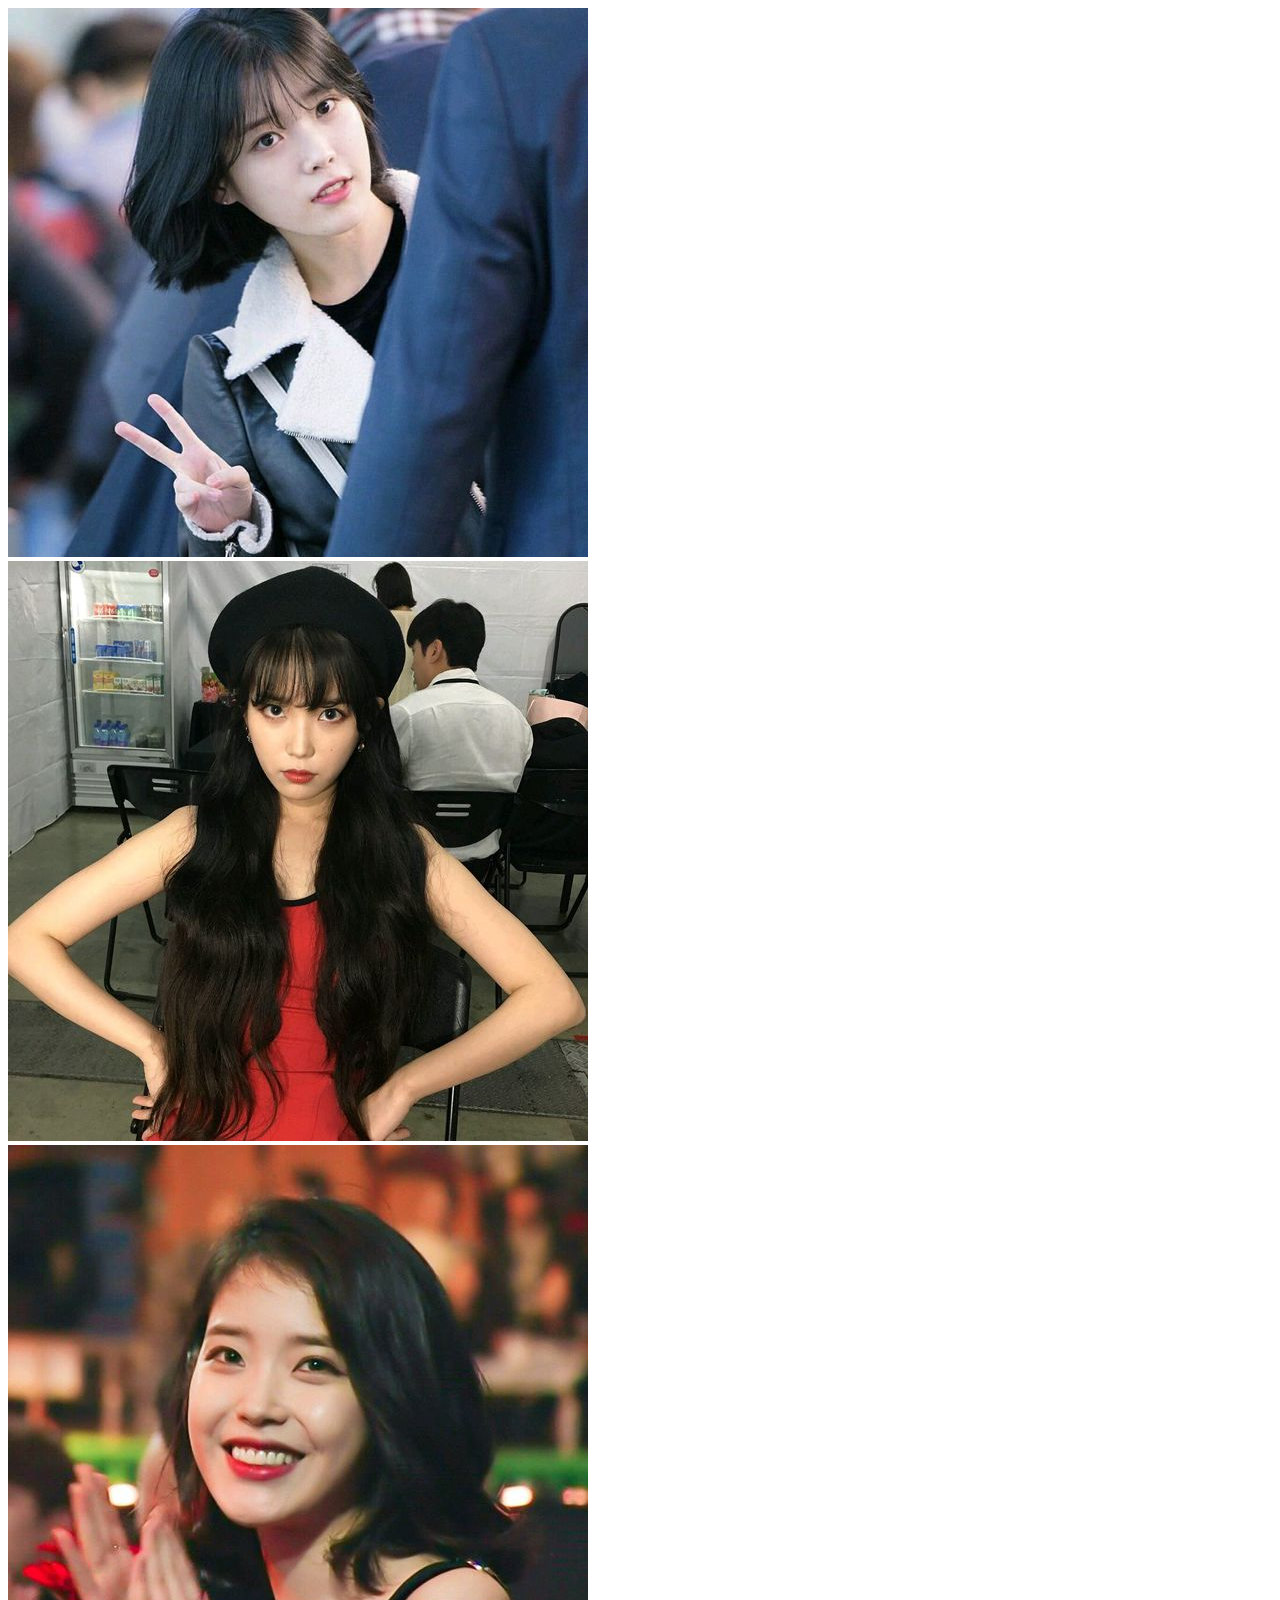
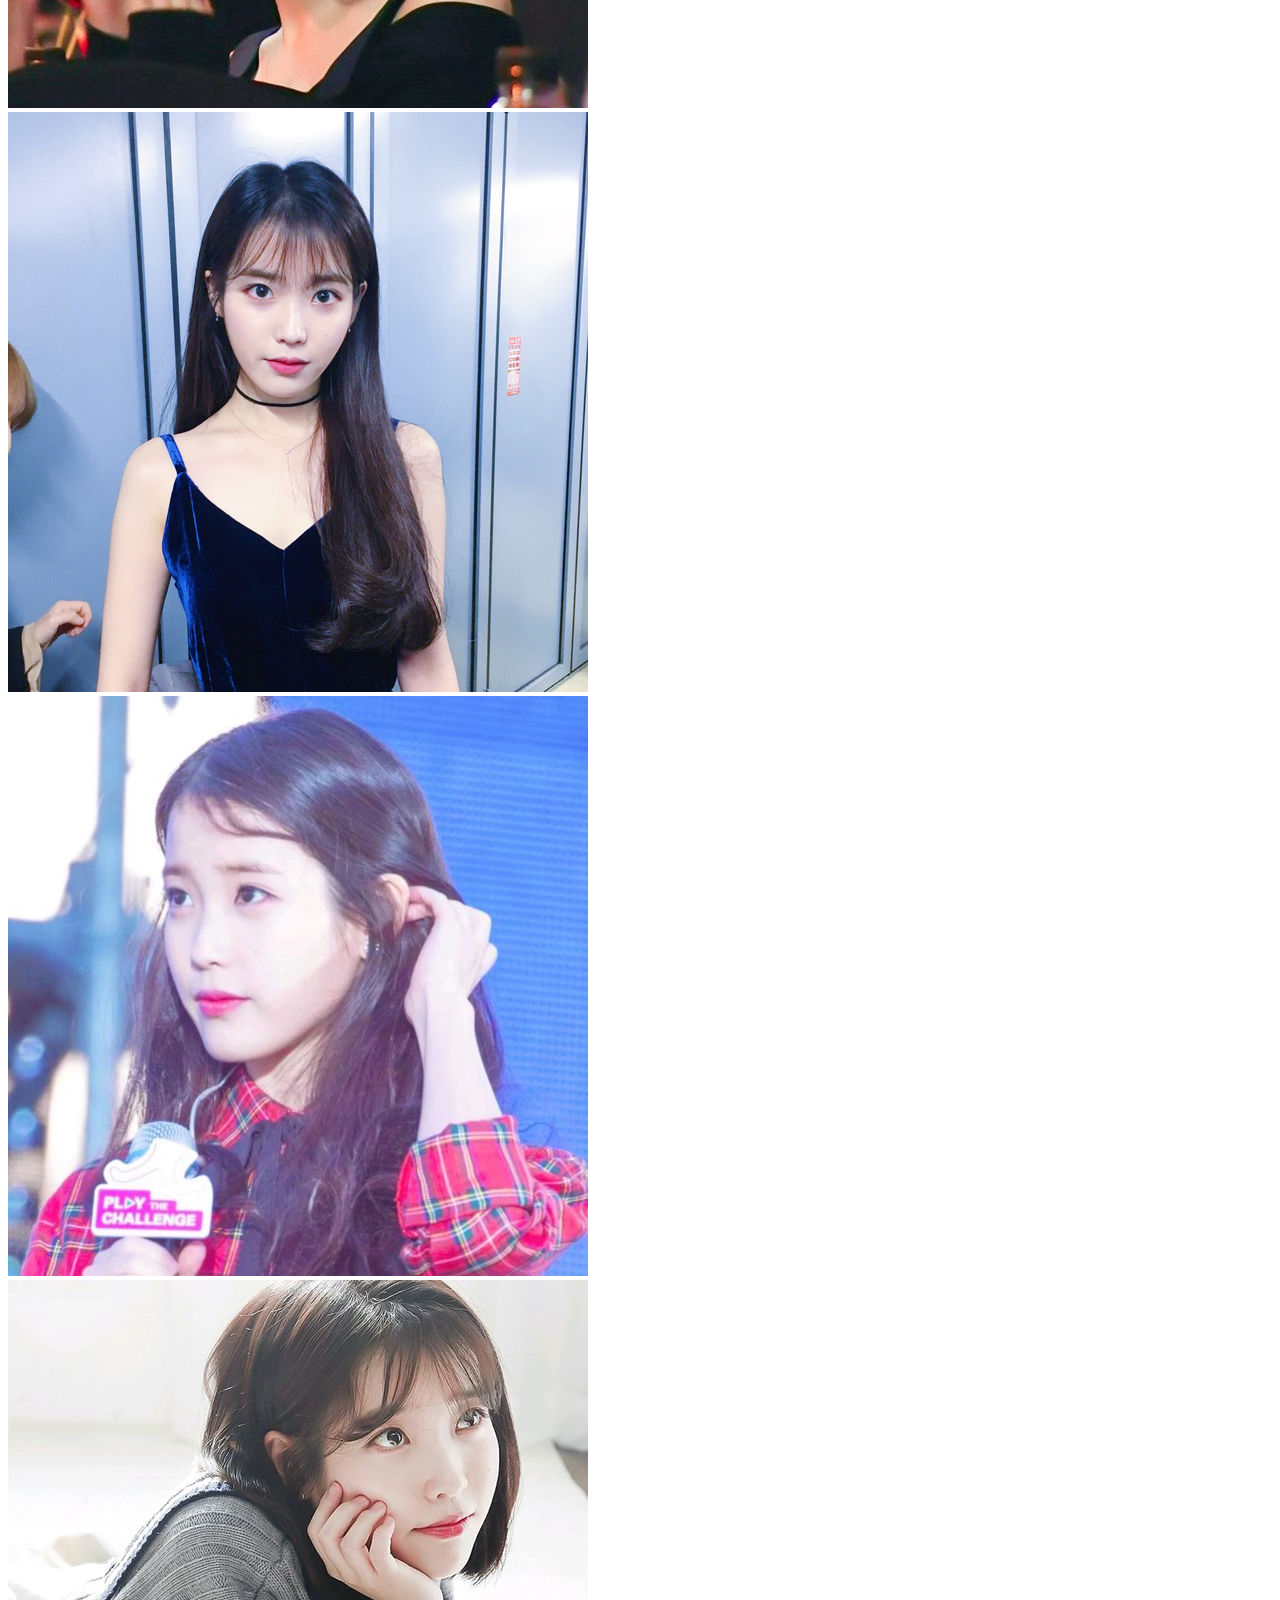
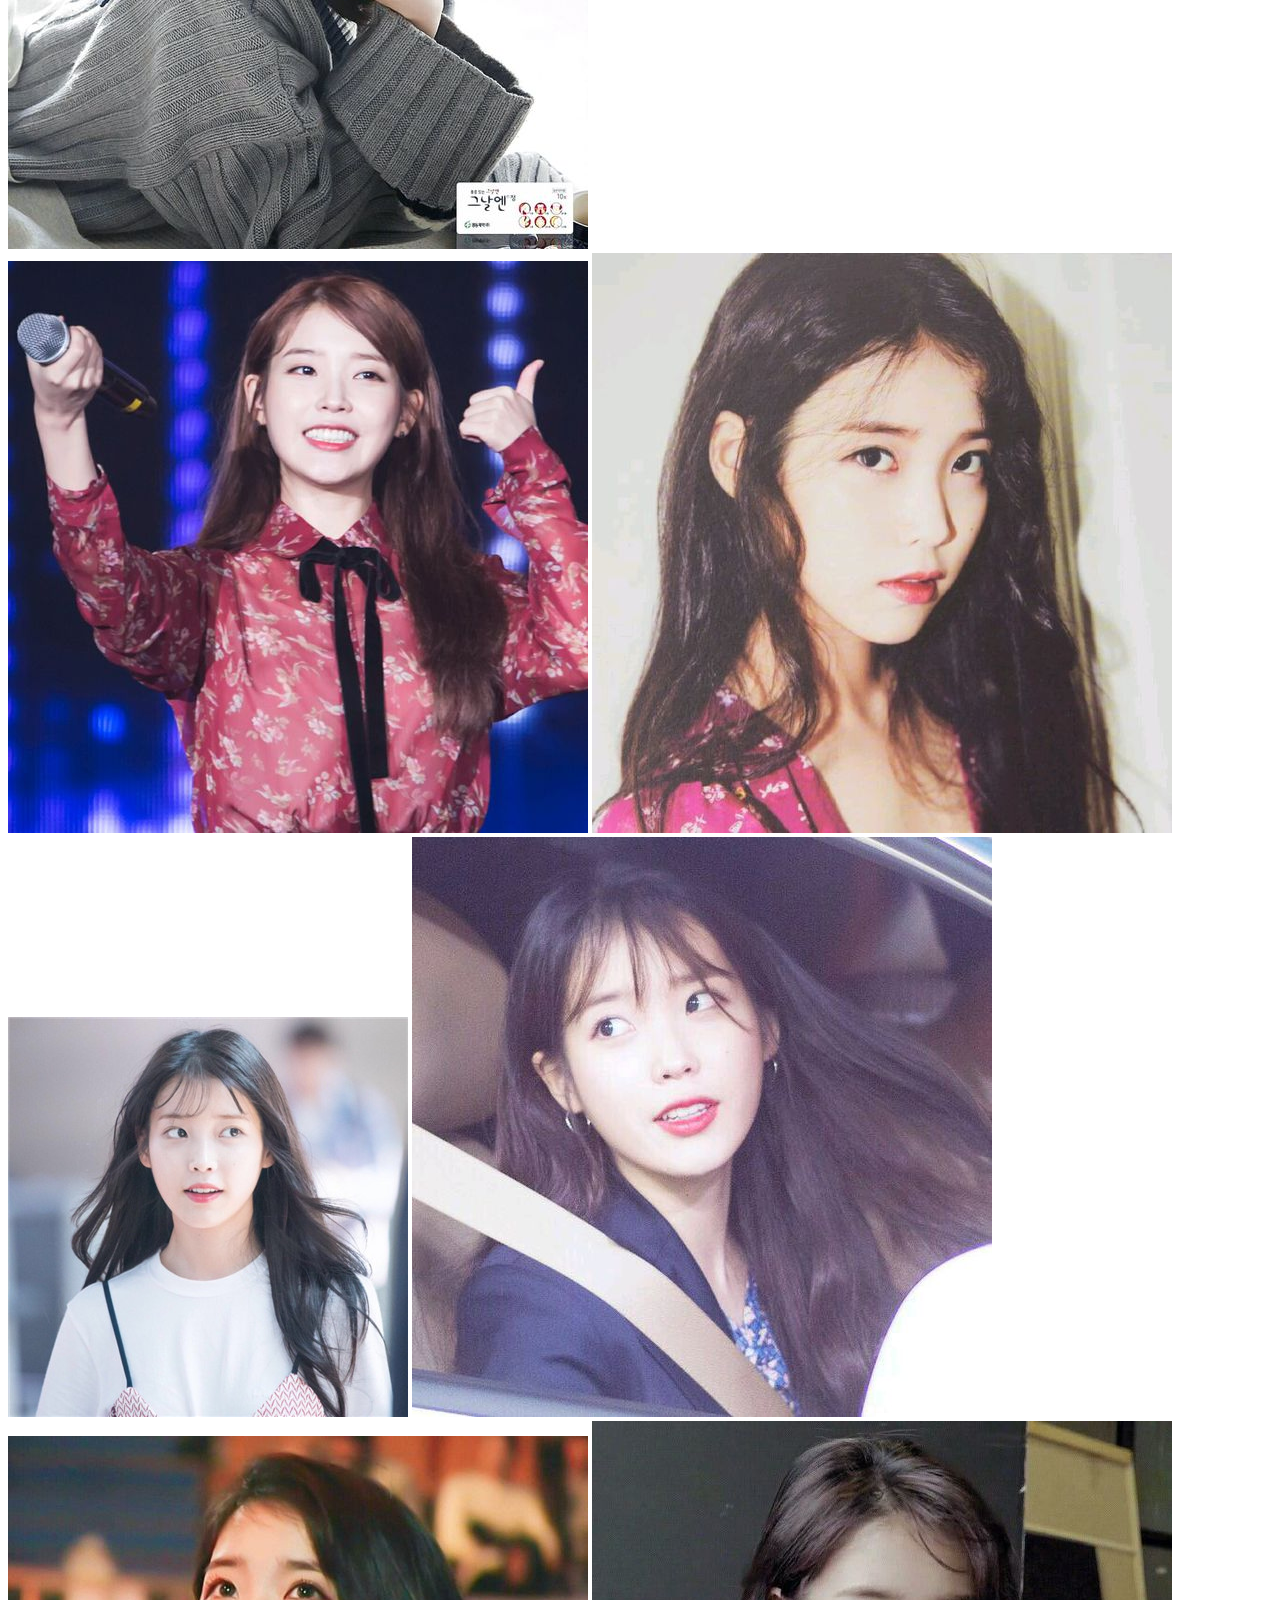
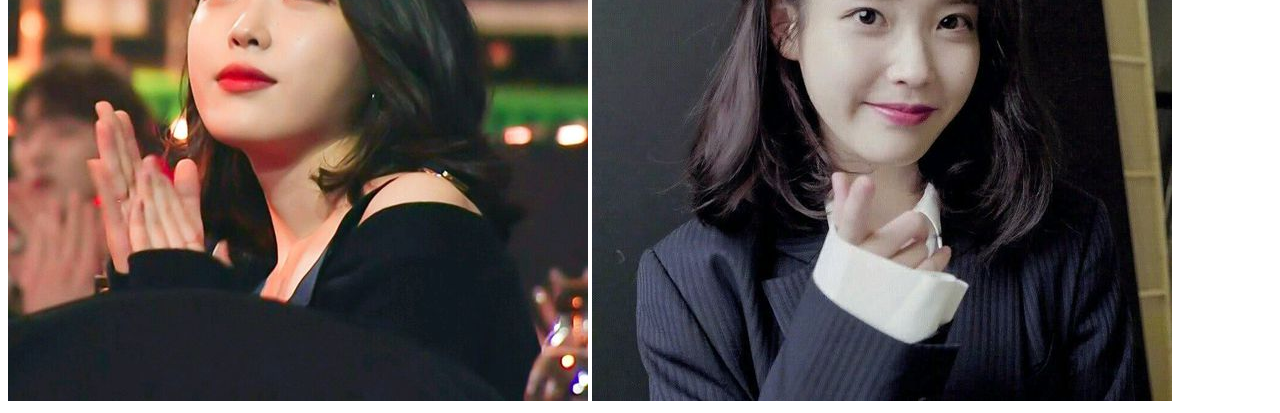
<file: index.html>
<!DOCTYPE html>
<html>
	<head>
		<meta charset="utf-8" />
		<title>css-3d旋转</title>
		<link rel="stylesheet" href="css/index.css" />
	</head>
	<body>
		<!--/*外层最大容器*/-->
		<div class="wrap">
	<!--	/*包裹所有元素的容器*/-->
		<div class="cube">
			<!--前面图片 -->
			<div class="out_front">
				<img src="img/1.jpg"  class="pic"/>
			</div>
			<!--后面图片 -->
			<div class="out_back">
				<img src="img/2.jpg"  class="pic"/>
			</div>
			<!--左图片 -->
			<div class="out_left">
				<img src="img/3.jpg"  class="pic"/>
			</div>
			<div class="out_right">
				<img src="img/4.jpg"  class="pic"/>
			</div>
			<div class="out_top">
				<img src="img/5.jpg"  class="pic"/>
			</div>
			<div class="out_bottom">
				<img src="img/6.jpg"  class="pic"/>
			</div>
			<!--小正方体 --> 
			<span class="in_front">
				<img src="img/7.jpg" class="in_pic" />
			</span>
			<span class="in_back">
			     <img src="img/8.jpg" class="in_pic" />
			</span>
			<span class="in_left">
				<img src="img/9.jpg" class="in_pic" />
			</span>
			<span class="in_right">
				<img src="img/10.jpg" class="in_pic" />
			</span>
			<span class="in_top">
				<img src="img/11.jpg" class="in_pic" />
			</span>
			<span class="in_bottom">
				<img src="img/12.jpg" class="in_pic" />
			</span>
		</div>
		</div>
	</body>
</html>
</file>
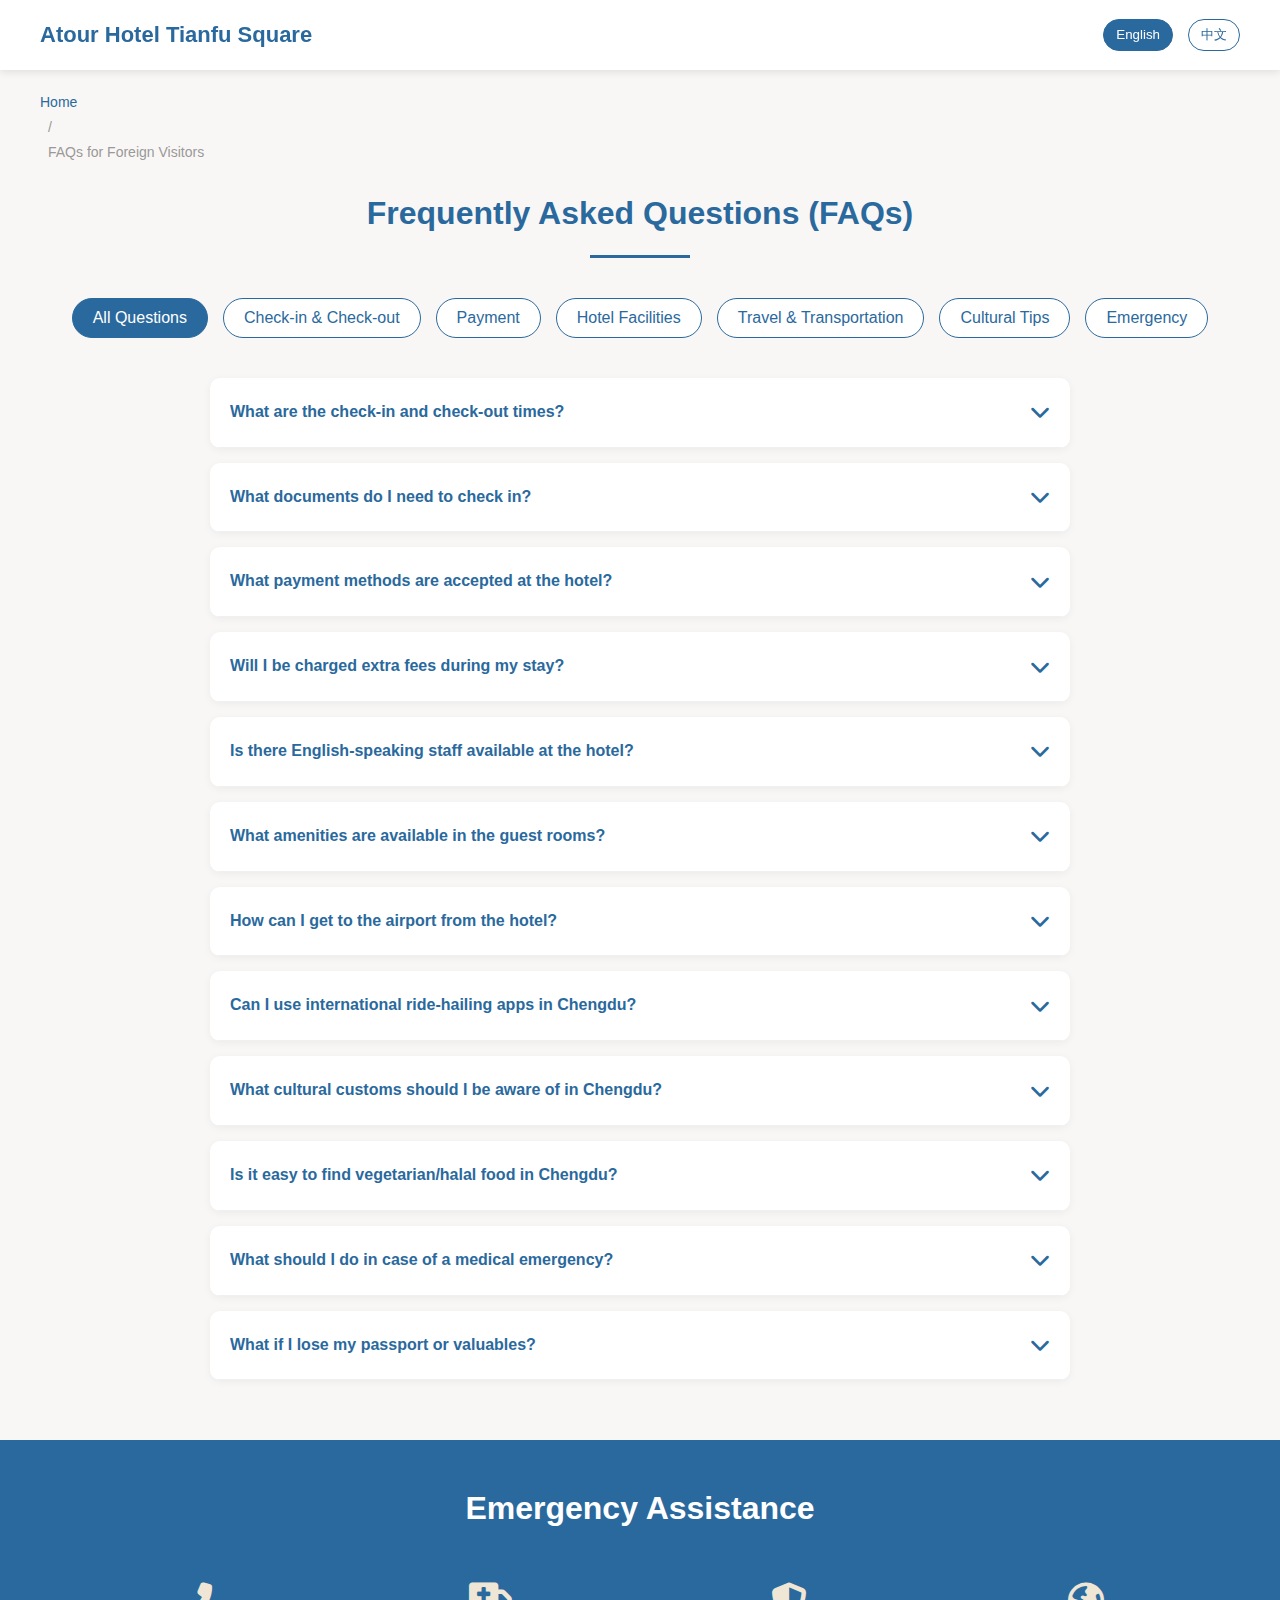
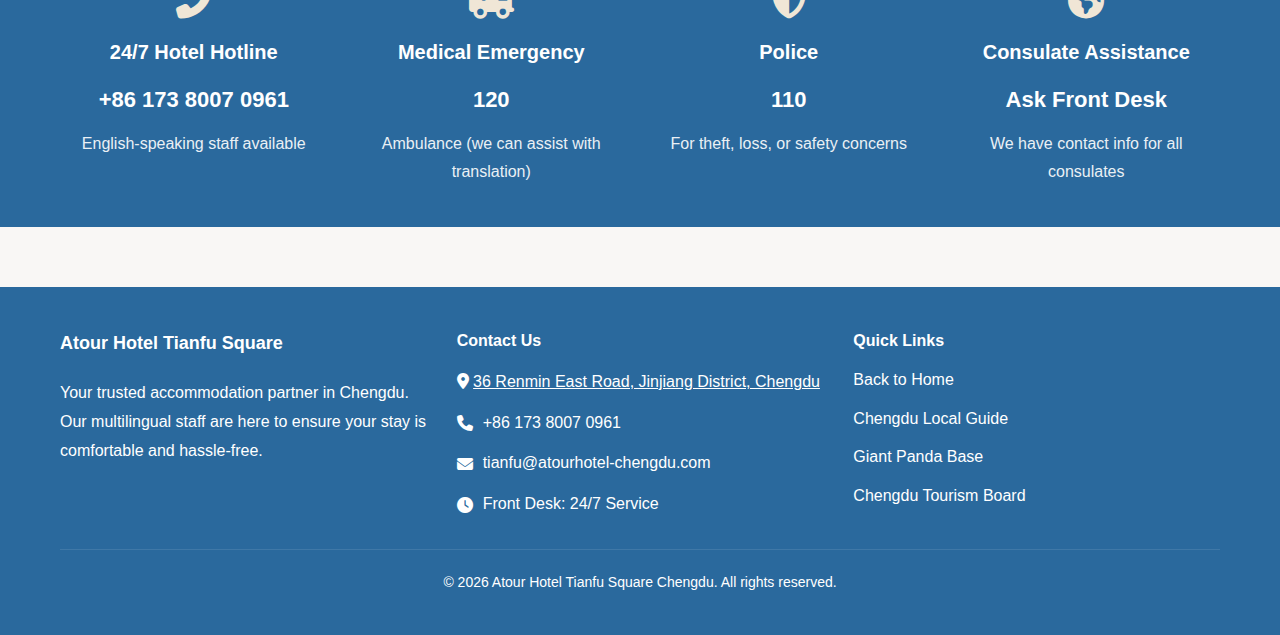
<file: fas.html>
<!DOCTYPE html>
<html lang="en">
<head>
    <meta charset="UTF-8">
    <meta name="viewport" content="width=device-width, initial-scale=1.0">
    <title>FAQs - Atour Hotel Tianfu Square Chengdu</title>
    <style>
        * {
            margin: 0;
            padding: 0;
            box-sizing: border-box;
            font-family: 'Segoe UI', Tahoma, Geneva, Verdana, sans-serif;
        }
        body {
            background-color: #f9f7f5;
            color: #333;
            line-height: 1.8;
        }
        .container {
            max-width: 1200px;
            margin: 0 auto;
            padding: 0 20px;
        }
        /* 头部样式 - 移除logo图片相关样式 */
        header {
            background-color: #fff;
            box-shadow: 0 2px 8px rgba(0,0,0,0.1);
            position: sticky;
            top: 0;
            z-index: 100;
        }
        .header-content {
            display: flex;
            justify-content: space-between;
            align-items: center;
            padding: 15px 0;
        }
        .logo {
            display: flex;
            align-items: center;
            gap: 10px;
        }
        .logo h1 {
            font-size: 22px;
            color: #2a699d;
        }
        .lang-switch {
            display: flex;
            gap: 15px;
        }
        .lang-btn {
            background: none;
            border: 1px solid #2a699d;
            color: #2a699d;
            padding: 6px 12px;
            border-radius: 20px;
            cursor: pointer;
            transition: all 0.3s;
        }
        .lang-btn.active {
            background-color: #2a699d;
            color: #fff;
        }
        /* 面包屑导航 */
        .breadcrumb {
            padding: 20px 0;
            font-size: 14px;
            color: #666;
        }
        .breadcrumb a {
            color: #2a699d;
            text-decoration: none;
        }
        .breadcrumb a:hover {
            text-decoration: underline;
        }
        .breadcrumb span {
            margin: 0 8px;
            color: #999;
        }
        /* 页面标题 */
        .page-title {
            text-align: center;
            margin-bottom: 40px;
            color: #2a699d;
            font-size: 32px;
            position: relative;
            padding-bottom: 15px;
        }
        .page-title::after {
            content: '';
            position: absolute;
            bottom: 0;
            left: 50%;
            transform: translateX(-50%);
            width: 100px;
            height: 3px;
            background-color: #2a699d;
        }
        /* FAQ分类标签 */
        .faq-categories {
            display: flex;
            flex-wrap: wrap;
            gap: 15px;
            justify-content: center;
            margin-bottom: 40px;
        }
        .category-btn {
            background-color: #fff;
            border: 1px solid #2a699d;
            color: #2a699d;
            padding: 10px 20px;
            border-radius: 30px;
            cursor: pointer;
            transition: all 0.3s;
            font-size: 16px;
        }
        .category-btn.active {
            background-color: #2a699d;
            color: #fff;
        }
        .category-btn:hover {
            transform: translateY(-3px);
            box-shadow: 0 3px 10px rgba(42, 105, 157, 0.2);
        }
        /* FAQ内容区域 */
        .faq-content {
            max-width: 900px;
            margin: 0 auto 60px;
        }
        .faq-item {
            background-color: #fff;
            border-radius: 10px;
            margin-bottom: 15px;
            box-shadow: 0 2px 8px rgba(0,0,0,0.05);
            overflow: hidden;
        }
        .faq-question-wrapper {
            padding: 20px;
            display: flex;
            justify-content: space-between;
            align-items: center;
            cursor: pointer;
            font-weight: 600;
            color: #2a699d;
            border-bottom: 1px solid #f0f0f0;
        }
        .faq-question-text {
            flex: 1;
        }
        .faq-question-icon {
            font-size: 20px;
            transition: transform 0.3s;
            margin-left: 10px;
        }
        .faq-answer-wrapper {
            max-height: 0;
            overflow: hidden;
            transition: max-height 0.5s ease;
        }
        .faq-answer-content {
            padding: 0 20px;
            color: #666;
        }
        .faq-item.expanded .faq-answer-wrapper {
            max-height: 1000px;
        }
        .faq-item.expanded .faq-answer-content {
            padding: 20px;
        }
        .faq-item.expanded .faq-question-icon {
            transform: rotate(180deg);
        }
        .faq-answer-content ul {
            margin: 15px 0 0 20px;
        }
        .faq-answer-content li {
            margin-bottom: 8px;
        }
        .faq-answer-content a {
            color: #2a699d;
            text-decoration: none;
        }
        .faq-answer-content a:hover {
            text-decoration: underline;
        }
        .tip-box {
            background-color: #e8f4f8;
            border-left: 4px solid #2a699d;
            padding: 15px;
            margin-top: 15px;
            border-radius: 0 5px 5px 0;
        }
        .tip-box h4 {
            color: #2a699d;
            margin-bottom: 8px;
            font-size: 16px;
        }
        /* 紧急帮助区域 */
        .emergency-help {
            background-color: #2a699d;
            color: #fff;
            padding: 40px 0;
            margin-bottom: 60px;
        }
        .help-content {
            display: grid;
            grid-template-columns: repeat(auto-fit, minmax(250px, 1fr));
            gap: 30px;
        }
        .help-item {
            text-align: center;
        }
        .help-item i {
            font-size: 36px;
            margin-bottom: 15px;
            color: #f0e6d6;
        }
        .help-item h3 {
            font-size: 20px;
            margin-bottom: 10px;
        }
        .help-item p {
            font-size: 16px;
            opacity: 0.9;
        }
        .help-item .phone-number {
            font-size: 22px;
            font-weight: bold;
            margin: 10px 0;
        }
        /* 底部样式 - 移除logo图片相关样式 */
        footer {
            background-color: #2a699d;
            color: #fff;
            padding: 40px 0;
        }
        .footer-content {
            display: grid;
            grid-template-columns: repeat(auto-fit, minmax(200px, 1fr));
            gap: 30px;
        }
        .footer-logo {
            display: flex;
            align-items: center;
            gap: 10px;
            margin-bottom: 20px;
        }
        .footer-logo h3 {
            font-size: 18px;
        }
        .footer-contact {
            display: flex;
            flex-direction: column;
            gap: 12px;
        }
        .contact-item {
            display: flex;
            align-items: center;
            gap: 10px;
        }
        .contact-item a {
            color: #fff;
            text-decoration: underline;
            transition: color 0.3s;
        }
        .contact-item a:hover {
            color: #f0e6d6;
        }
        .footer-links {
            display: flex;
            flex-direction: column;
            gap: 10px;
        }
        .footer-links a {
            color: #fff;
            text-decoration: none;
            transition: color 0.3s;
        }
        .footer-links a:hover {
            color: #f0e6d6;
        }
        .copyright {
            text-align: center;
            margin-top: 30px;
            padding-top: 20px;
            border-top: 1px solid rgba(255,255,255,0.1);
            font-size: 14px;
        }
        /* 响应式调整 */
        @media (max-width: 768px) {
            .page-title {
                font-size: 26px;
            }
            .category-btn {
                padding: 8px 16px;
                font-size: 14px;
            }
            .help-item i {
                font-size: 28px;
            }
            .help-item h3 {
                font-size: 18px;
            }
            .help-item .phone-number {
                font-size: 18px;
            }
        }
        @media (max-width: 480px) {
            .header-content {
                flex-direction: column;
                gap: 15px;
            }
            .page-title {
                font-size: 22px;
            }
            .faq-question-wrapper {
                font-size: 14px;
                padding: 15px;
            }
        }
    </style>
    <!-- 引入图标库 -->
    <link rel="stylesheet" href="https://cdnjs.cloudflare.com/ajax/libs/font-awesome/6.4.0/css/all.min.css">
</head>
<body>
    <!-- 头部 - 删除logo图片 -->
    <header>
        <div class="container header-content">
            <div class="logo">
                <h1 class="lang-en">Atour Hotel Tianfu Square</h1>
                <h1 class="lang-zh" style="display: none;">天府广场亚朵酒店</h1>
            </div>
            <div class="lang-switch">
                <button class="lang-btn active" data-lang="en">English</button>
                <button class="lang-btn" data-lang="zh">中文</button>
            </div>
        </div>
    </header>

    <!-- 面包屑导航 -->
    <div class="container breadcrumb">
        <a href="index.html" class="lang-en">Home</a>
        <a href="index.html" class="lang-zh" style="display: none;">首页</a>
        <span>/</span>
        <span class="lang-en">FAQs for Foreign Visitors</span>
        <span class="lang-zh" style="display: none;">外国游客常见问题</span>
    </div>

    <!-- 页面标题 -->
    <div class="container">
        <h2 class="page-title lang-en">Frequently Asked Questions (FAQs)</h2>
        <h2 class="page-title lang-zh" style="display: none;">外国游客常见问题解答</h2>
    </div>

    <!-- FAQ分类标签 -->
    <div class="container faq-categories">
        <!-- 英文分类按钮 -->
        <button class="category-btn active lang-en" data-category="all">All Questions</button>
        <button class="category-btn lang-en" data-category="checkin">Check-in & Check-out</button>
        <button class="category-btn lang-en" data-category="payment">Payment</button>
        <button class="category-btn lang-en" data-category="facilities">Hotel Facilities</button>
        <button class="category-btn lang-en" data-category="travel">Travel & Transportation</button>
        <button class="category-btn lang-en" data-category="culture">Cultural Tips</button>
        <button class="category-btn lang-en" data-category="emergency">Emergency</button>
        
        <!-- 中文分类按钮 -->
        <button class="category-btn lang-zh" style="display: none;" data-category="all">全部问题</button>
        <button class="category-btn lang-zh" style="display: none;" data-category="checkin">入住与退房</button>
        <button class="category-btn lang-zh" style="display: none;" data-category="payment">支付相关</button>
        <button class="category-btn lang-zh" style="display: none;" data-category="facilities">酒店设施</button>
        <button class="category-btn lang-zh" style="display: none;" data-category="travel">出行交通</button>
        <button class="category-btn lang-zh" style="display: none;" data-category="culture">文化贴士</button>
        <button class="category-btn lang-zh" style="display: none;" data-category="emergency">紧急情况</button>
    </div>

    <!-- FAQ内容区域 -->
    <div class="container faq-content">
        <!-- 入住退房相关 -->
        <div class="faq-item" data-category="checkin">
            <div class="faq-question-wrapper">
                <div class="faq-question-text lang-en">What are the check-in and check-out times?</div>
                <div class="faq-question-text lang-zh" style="display: none;">入住和退房时间是多少？</div>
                <i class="fas fa-chevron-down faq-question-icon"></i>
            </div>
            <div class="faq-answer-wrapper">
                <div class="faq-answer-content lang-en">
                    <p>Standard check-in time is 2:00 PM (14:00) and check-out time is 14:00 PM (noon). </p>
                    <p>If you arrive early (before 2:00 PM), we can store your luggage for free at the front desk until your room is ready. Late check-out can be arranged for an additional fee: ¥100 for up to 2 hours, or half the room rate for a full day extension.</p>
                    <div class="tip-box">
                        <h4>Pro Tip</h4>
                        <p>Please inform the front desk in advance if you need late check-out (preferably the day before) to ensure availability.</p>
                    </div>
                </div>
                <div class="faq-answer-content lang-zh" style="display: none;">
                    <p>标准入住时间为下午2:00（14:00），退房时间为中午14:00。</p>
                    <p>如果您提前到达（下午2点前），我们可免费在前台寄存行李，直至房间准备就绪。延迟退房可额外收费安排：2小时内收费100元，全天延住收取半价房费。</p>
                    <div class="tip-box">
                        <h4>温馨提示</h4>
                        <p>如需延迟退房，请提前告知前台（最好提前一天），以确保有房可安排。</p>
                    </div>
                </div>
            </div>
        </div>

        <div class="faq-item" data-category="checkin">
            <div class="faq-question-wrapper">
                <div class="faq-question-text lang-en">What documents do I need to check in?</div>
                <div class="faq-question-text lang-zh" style="display: none;">入住需要准备哪些证件？</div>
                <i class="fas fa-chevron-down faq-question-icon"></i>
            </div>
            <div class="faq-answer-wrapper">
                <div class="faq-answer-content lang-en">
                    <p>Foreign guests must present a valid passport (with a valid visa or residence permit) for check-in. We are required by Chinese law to scan and register your passport information with the local police station.</p>
                    <p>If you are traveling with a child, please bring the child's passport as well. For group bookings, each guest must provide their own passport.</p>
                    <div class="tip-box">
                        <h4>Important Note</h4>
                        <p>Photocopies or digital versions of passports are not accepted - original documents are required.</p>
                    </div>
                </div>
                <div class="faq-answer-content lang-zh" style="display: none;">
                    <p>外国客人入住需出示有效护照（含有效签证或居留许可）。根据中国法律规定，我们需要扫描并将您的护照信息报备当地派出所。</p>
                    <p>如携带儿童同行，请同时出示儿童护照。团队入住时，每位客人均需提供本人护照。</p>
                    <div class="tip-box">
                        <h4>重要提示</h4>
                        <p>不接受护照复印件或电子版本，必须出示原件。</p>
                    </div>
                </div>
            </div>
        </div>

        <!-- 支付相关 -->
        <div class="faq-item" data-category="payment">
            <div class="faq-question-wrapper">
                <div class="faq-question-text lang-en">What payment methods are accepted at the hotel?</div>
                <div class="faq-question-text lang-zh" style="display: none;">酒店接受哪些支付方式？</div>
                <i class="fas fa-chevron-down faq-question-icon"></i>
            </div>
            <div class="faq-answer-wrapper">
                <div class="faq-answer-content lang-en">
                    <p>We accept the following payment methods:</p>
                    <ul>
                        <li>International credit cards: Visa, Mastercard, American Express</li>
                        <li>UnionPay cards (China's national bank card network)</li>
                        <li>Mobile payment: Alipay (international version available), WeChat Pay (for visitors with Chinese bank accounts)</li>
                        <li>Cash: Chinese Yuan (CNY/RMB) only (we do not accept foreign currency)</li>
                    </ul>
                    <div class="tip-box">
                        <h4>Currency Tip</h4>
                        <p>You can exchange foreign currency at banks or the airport. Most ATMs in Chengdu accept international cards for cash withdrawals (CNY only).</p>
                    </div>
                </div>
                <div class="faq-answer-content lang-zh" style="display: none;">
                    <p>我们接受以下支付方式：</p>
                    <ul>
                        <li>国际信用卡：Visa、Mastercard、American Express</li>
                        <li>银联卡（中国国家银行卡网络）</li>
                        <li>移动支付：支付宝（支持国际版）、微信支付（需绑定中国银行卡）</li>
                        <li>现金：仅接受人民币（不接受外币）</li>
                    </ul>
                    <div class="tip-box">
                        <h4>货币提示</h4>
                        <p>可在银行或机场兑换外币。成都大部分ATM机支持国际卡取现（仅可取人民币）。</p>
                    </div>
                </div>
            </div>
        </div>

        <div class="faq-item" data-category="payment">
            <div class="faq-question-wrapper">
                <div class="faq-question-text lang-en">Will I be charged extra fees during my stay?</div>
                <div class="faq-question-text lang-zh" style="display: none;">入住期间会产生额外费用吗？</div>
                <i class="fas fa-chevron-down faq-question-icon"></i>
            </div>
            <div class="faq-answer-wrapper">
                <div class="faq-answer-content lang-en">
                    <p>The following services are included in your room rate:</p>
                    <ul>
                        <li>Free high-speed Wi-Fi</li>
                        <li>Free bottled water (2 bottles per day)</li>
                        <li>Free use of gym and laundry facilities</li>
                        <li>Free luggage storage</li>
                        <li>Minibar items</li>
                    </ul>
                    <p>Additional charges apply for:</p>
                    <ul>
                        <li>Breakfast (¥48 per person, payable at front desk)</li>
                        <li>Laundry service (dry cleaning/ironing)</li>
                        <li>Late check-out (as per hotel policy)</li>
                    </ul>
                    <p>All extra charges will be clearly listed on your final bill at check-out.</p>
                </div>
                <div class="faq-answer-content lang-zh" style="display: none;">
                    <p>以下服务已包含在房费中：</p>
                    <ul>
                        <li>免费高速Wi-Fi</li>
                        <li>免费瓶装水（每天2瓶）</li>
                        <li>免费使用健身房和洗衣设施</li>
                        <li>免费行李寄存</li>
                        <li>迷你吧商品</li>
                    </ul>
                    <p>以下服务需额外收费：</p>
                    <ul>
                        <li>早餐（48元/位，前台购买）</li>
                        <li>洗衣服务（干洗/熨烫）</li>
                        <li>延迟退房（按酒店政策收费）</li>
                    </ul>
                    <p>所有额外费用都会在退房时清晰列在最终账单上。</p>
                </div>
            </div>
        </div>

        <!-- 酒店设施 - 修改翻译卡为多语言服务提示 -->
        <div class="faq-item" data-category="facilities">
            <div class="faq-question-wrapper">
                <div class="faq-question-text lang-en">Is there English-speaking staff available at the hotel?</div>
                <div class="faq-question-text lang-zh" style="display: none;">酒店有会说英语的工作人员吗？</div>
                <i class="fas fa-chevron-down faq-question-icon"></i>
            </div>
            <div class="faq-answer-wrapper">
                <div class="faq-answer-content lang-en">
                    <p>Yes! Our front desk staff (24/7), concierge, and guest relations team all speak fluent English. We also have staff who speak basic Japanese and Korean.</p>
                    <p>If you need assistance with restaurant reservations, tour bookings, or transportation arrangements, our English-speaking concierge can help you during 8:00 AM - 10:00 PM daily.</p>
                    <div class="tip-box">
                        <h4>Multilingual Service Tip</h4>
                        <p>Our hotel provides 24/7 multilingual hotline service, and we can arrange on-site translation services for major languages upon request.</p>
                    </div>
                </div>
                <div class="faq-answer-content lang-zh" style="display: none;">
                    <p>是的！我们的前台工作人员（24小时）、礼宾部和客户关系团队均能流利使用英语。部分员工还会基础日语和韩语。</p>
                    <p>如您需要协助预订餐厅、旅游行程或安排交通，我们的英语礼宾人员可在每日8:00-22:00为您提供帮助。</p>
                    <div class="tip-box">
                        <h4>多语言服务提示</h4>
                        <p>酒店提供24小时多语言热线服务，可根据需求安排主要语种的现场翻译服务。</p>
                    </div>
                </div>
            </div>
        </div>

        <!-- 酒店设施 - 修改为卫生间干湿分离 -->
        <div class="faq-item" data-category="facilities">
            <div class="faq-question-wrapper">
                <div class="faq-question-text lang-en">What amenities are available in the guest rooms?</div>
                <div class="faq-question-text lang-zh" style="display: none;">客房内有哪些便利设施？</div>
                <i class="fas fa-chevron-down faq-question-icon"></i>
            </div>
            <div class="faq-answer-wrapper">
                <div class="faq-answer-content lang-en">
                    <p>All guest rooms include the following amenities:</p>
                    <ul>
                        <li>Air conditioning (heating/cooling) with individual control</li>
                        <li>Flat-screen TV with mobile screen projection function, some Chinese channels are available. Please contact the front desk if you need assistance.</li>
                        <li>Electric kettle, tea/coffee making facilities</li>
                        <li>Hairdryer (Iron and ironing board are available at the 24-hour laundry room on the 3rd floor)</li>
                        <li>Universal power adapters (Type A/C/I) - available upon request at front desk</li>
                        <li>Wet and dry separated bathroom with shower, complimentary toiletries (shampoo, conditioner, body wash, toothbrush/toothpaste)</li>
                    </ul>
                    <p>Please note: Voltage in China is 220V (50Hz). If you need a specific adapter, ask the front desk for free loan.</p>
                    <div class="tip-box">
                        <h4>Convenience Tip</h4>
                        <p>Our hotel has delivery robots that can send food and parcels to your room number.</p>
                    </div>
                </div>
                <div class="faq-answer-content lang-zh" style="display: none;">
                    <p>所有客房均配备以下设施：</p>
                    <ul>
                        <li>独立控制的空调（制热/制冷）</li>
                        <li>平板电视，支持手机投屏功能，可观看部分中国频道。如需帮助可联系前台。</li>
                        <li>电热水壶、茶/咖啡冲泡设备</li>
                        <li>吹风机（熨斗和熨衣板可在3楼24小时洗衣房使用）</li>
                        <li>万能转换插头（Type A/C/I）- 可向前台免费借用</li>
                        <li>卫生间干湿分离设计，配备淋浴，免费洗漱用品（洗发水、护发素、沐浴露、牙刷/牙膏）</li>
                    </ul>
                    <p>请注意：中国电压为220V（50Hz）。如需特殊转换插头，可向前台免费借用。</p>
                    <div class="tip-box">
                        <h4>便利提示</h4>
                        <p>酒店配备配送机器人，可将外卖和包裹送到您的房间号。</p>
                    </div>
                </div>
            </div>
        </div>

        <!-- 出行交通 -->
        <div class="faq-item" data-category="travel">
            <div class="faq-question-wrapper">
                <div class="faq-question-text lang-en">How can I get to the airport from the hotel?</div>
                <div class="faq-question-text lang-zh" style="display: none;">如何从酒店前往机场？</div>
                <i class="fas fa-chevron-down faq-question-icon"></i>
            </div>
            <div class="faq-answer-wrapper">
                <div class="faq-answer-content lang-en">
                    <p>There are several options to get to the airports from our hotel:</p>
                    <ul>
                        <li><strong>Private Car (Recommended)</strong>: Arranged by hotel - 30 mins to Shuangliu Airport, 60 mins to Tianfu Airport. Includes English-speaking driver if requested.</li>
                        <li><strong>Taxi</strong>: Available at hotel entrance - 30 mins to Shuangliu Airport, 60 mins to Tianfu Airport.</li>
                        <li><strong>Metro</strong>: Take Line 1 from Tianfu Square to Shuangliu Airport (50 mins, ¥7) or Line 1 to Tianfu Airport (90 mins, ¥16).</li>
                        <li><strong>Airport Bus</strong>: Bus stop at Jinjiang Hotel (800m from hotel) - ¥30 to Shuangliu Airport, ¥50 to Tianfu Airport.</li>
                    </ul>
                    <div class="tip-box">
                        <h4>Travel Tip</h4>
                        <p>Allow extra time during rush hour (7:30-9:30 AM, 5:30-7:30 PM). We recommend arriving at the airport 2 hours before international flights.</p>
                    </div>
                </div>
                <div class="faq-answer-content lang-zh" style="display: none;">
                    <p>从酒店前往机场有多种选择：</p>
                    <ul>
                        <li><strong>专车（推荐）</strong>：酒店协助安排 - 双流机场30分钟，天府机场60分钟。可要求配备英语司机。</li>
                        <li><strong>出租车</strong>：酒店门口可直接乘坐 - 双流机场30分钟，天府机场60分钟。</li>
                        <li><strong>地铁</strong>：天府广场乘坐1号线至双流机场（50分钟，7元）或1号线换乘至天府机场（90分钟，16元）。</li>
                        <li><strong>机场大巴</strong>：锦江宾馆站（距酒店800米）乘车 - 双流机场30元，天府机场50元。</li>
                    </ul>
                    <div class="tip-box">
                        <h4>出行提示</h4>
                        <p>高峰时段（早7:30-9:30，晚17:30-19:30）请预留额外时间。国际航班建议提前2小时到达机场。</p>
                    </div>
                </div>
            </div>
        </div>

        <div class="faq-item" data-category="travel">
            <div class="faq-question-wrapper">
                <div class="faq-question-text lang-en">Can I use international ride-hailing apps in Chengdu?</div>
                <div class="faq-question-text lang-zh" style="display: none;">在成都可以使用国际打车软件吗？</div>
                <i class="fas fa-chevron-down faq-question-icon"></i>
            </div>
            <div class="faq-answer-wrapper">
                <div class="faq-answer-content lang-en">
                    <p>Uber is not available in China, but Didi Chuxing (China's largest ride-hailing platform) has an English version of their app:</p>
                    <ul>
                        <li>Download "Didi Express" (English version) from App Store/Google Play</li>
                        <li>No Chinese phone number required - can register with foreign number</li>
                        <li>Accepts international credit cards for payment</li>
                        <li>All driver communications can be in English via the app</li>
                    </ul>
                    <p>Our front desk can help you set up the app and show you how to use it. You can also ask the concierge to call a taxi for you (24/7 service).</p>
                </div>
                <div class="faq-answer-content lang-zh" style="display: none;">
                    <p>中国暂未提供Uber服务，但滴滴出行（中国最大的打车平台）有英文版本应用：</p>
                    <ul>
                        <li>从App Store/Google Play下载“Didi Express”（英文版本）</li>
                        <li>无需中国手机号 - 可使用外国号码注册</li>
                        <li>支持国际信用卡支付</li>
                        <li>所有与司机的沟通均可通过应用以英语完成</li>
                    </ul>
                    <p>前台可协助您安装并演示使用方法。也可随时要求礼宾部帮忙叫车（24小时服务）。</p>
                </div>
            </div>
        </div>

        <!-- 文化贴士 -->
        <div class="faq-item" data-category="culture">
            <div class="faq-question-wrapper">
                <div class="faq-question-text lang-en">What cultural customs should I be aware of in Chengdu?</div>
                <div class="faq-question-text lang-zh" style="display: none;">在成都需要注意哪些文化习俗？</div>
                <i class="fas fa-chevron-down faq-question-icon"></i>
            </div>
            <div class="faq-answer-wrapper">
                <div class="faq-answer-content lang-en">
                    <p>Chengdu is a friendly and welcoming city, but here are some cultural tips to help you:</p>
                    <ul>
                        <li><strong>Eating</strong>: Sichuan food is famously spicy - ask for "wán quán bù là" (no spice at all) or "diǎn là" (little spice) when ordering.</li>
                        <li><strong>Greetings</strong>: A simple nod or handshake is appropriate for strangers; address people as "Xiānshēng" (Mr.) or "Nǚshì" (Ms.) followed by their last name.</li>
                        <li><strong>Public Spaces</strong>: Keep your voice down in public places (e.g., metro, restaurants); queueing is expected for buses/attractions.</li>
                        <li><strong>Gifts</strong>: If invited to a local home, small gifts (e.g., snacks from your country) are appreciated - avoid giving clocks or white flowers (traditional funeral gifts).</li>
                        <li><strong>Photography</strong>: Always ask permission before taking photos of people (especially elders or monks at temples).</li>
                    </ul>
                    <div class="tip-box">
                        <h4>Local Etiquette</h4>
                        <p>It's common to use chopsticks in restaurants - avoid sticking them upright in rice (funeral tradition) or pointing them at people.</p>
                    </div>
                </div>
                <div class="faq-answer-content lang-zh" style="display: none;">
                    <p>成都是一座友好包容的城市，但以下文化贴士能帮助您更好地融入：</p>
                    <ul>
                        <li><strong>饮食</strong>：川菜以麻辣闻名 - 点餐时可要求“完全不辣”或“微辣”。</li>
                        <li><strong>问候</strong>：与陌生人交往时，简单点头或握手即可；称呼他人时可在姓氏后加“先生”或“女士”。</li>
                        <li><strong>公共场合</strong>：在地铁、餐厅等公共场所保持低声交谈；乘坐公交/参观景点需排队。</li>
                        <li><strong>送礼</strong>：如受邀到本地人家中做客，小礼物（如本国特色零食）会受欢迎 - 避免赠送钟表或白花（传统丧葬用品）。</li>
                        <li><strong>拍照</strong>：拍摄他人（尤其是老人或寺庙僧人）前请先征得同意。</li>
                    </ul>
                    <div class="tip-box">
                        <h4>本地礼仪</h4>
                        <p>餐厅用餐普遍使用筷子 - 避免将筷子直立插在米饭中（丧葬习俗）或用筷子指向他人。</p>
                    </div>
                </div>
            </div>
        </div>

        <div class="faq-item" data-category="culture">
            <div class="faq-question-wrapper">
                <div class="faq-question-text lang-en">Is it easy to find vegetarian/halal food in Chengdu?</div>
                <div class="faq-question-text lang-zh" style="display: none;">在成都容易找到素食/清真食品吗？</div>
                <i class="fas fa-chevron-down faq-question-icon"></i>
            </div>
            <div class="faq-answer-wrapper">
                <div class="faq-answer-content lang-en">
                    <p>Yes! Chengdu has many options for special dietary needs:</p>
                    <ul>
                        <li><strong>Vegetarian Food</strong>: Over 50 vegetarian restaurants near our hotel (5-15 mins walk), including Buddhist vegetarian restaurants (no garlic/onion) and Western vegetarian cafes.</li>
                        <li><strong>Halal Food</strong>: The Muslim Quarter (5km from hotel) has over 100 halal restaurants serving beef/noodle dishes - take taxi (¥15) or metro Line 1 (15 mins).</li>
                        <li><strong>Allergen Information</strong>: Major restaurants can provide ingredient lists (ask for "yào wù chéng fèn biǎo") - our concierge can help translate your dietary restrictions.</li>
                    </ul>
                    <p>Our hotel breakfast also offers vegetarian options (fresh fruits, bread, eggs, porridge) and can accommodate gluten-free requests with 24-hour advance notice.</p>
                </div>
                <div class="faq-answer-content lang-zh" style="display: none;">
                    <p>是的！成都有很多满足特殊饮食需求的选择：</p>
                    <ul>
                        <li><strong>素食</strong>：酒店周边5-15分钟步行范围内有50余家素食餐厅，包括佛家素菜馆（无蒜/葱）和西式素食咖啡馆。</li>
                        <li><strong>清真食品</strong>：回民街（距酒店5公里）有100余家清真餐厅，主营牛肉/面食 - 可打车（15元）或乘坐地铁1号线（15分钟）前往。</li>
                        <li><strong>过敏原信息</strong>：主流餐厅可提供配料表 - 我们的礼宾部可协助翻译您的饮食禁忌。</li>
                    </ul>
                    <p>酒店早餐也提供素食选择（新鲜水果、面包、鸡蛋、粥），如需无麸质餐食，可提前24小时告知。</p>
                </div>
            </div>
        </div>

        <!-- 紧急情况 -->
        <div class="faq-item" data-category="emergency">
            <div class="faq-question-wrapper">
                <div class="faq-question-text lang-en">What should I do in case of a medical emergency?</div>
                <div class="faq-question-text lang-zh" style="display: none;">遇到医疗紧急情况该怎么办？</div>
                <i class="fas fa-chevron-down faq-question-icon"></i>
            </div>
            <div class="faq-answer-wrapper">
                <div class="faq-answer-content lang-en">
                    <p>In case of medical emergency:</p>
                    <ul>
                        <li>Call the hotel's 24-hour emergency line: +86 173 8007 0961 (English-speaking staff available)</li>
                        <li>We have a first-aid kit at the front desk for minor injuries (band-aids, painkillers, antacids)</li>
                        <li>Our staff can arrange transportation to the nearest international hospital:
                            <ul>
                                <li>Chengdu American-Sino Friendship Hospital (10 mins by car, English-speaking doctors)</li>
                                <li>West China Hospital International Medical Center (20 mins by car, international insurance accepted)</li>
                            </ul>
                        </li>
                        <li>Emergency phone number for ambulance: 120 (we can call on your behalf with English translation)</li>
                    </ul>
                    <div class="tip-box">
                        <h4>Medical Tip</h4>
                        <p>Carry your travel insurance documents and a list of your medications (in English/Chinese) at all times. We can store a copy at the front desk for safekeeping.</p>
                    </div>
                </div>
                <div class="faq-answer-content lang-zh" style="display: none;">
                    <p>如遇医疗紧急情况：</p>
                    <ul>
                        <li>拨打酒店24小时紧急电话：+86 173 8007 0961（有英语工作人员）</li>
                        <li>前台备有急救包，可处理轻微外伤（创可贴、止痛药、胃药）</li>
                        <li>工作人员可安排前往最近的国际医院：
                            <ul>
                                <li>成都中美友谊医院（车程10分钟，有英语医生）</li>
                                <li>华西医院国际医疗中心（车程20分钟，接受国际保险）</li>
                            </ul>
                        </li>
                        <li>救护车紧急电话：120（我们可协助拨打并提供英语翻译）</li>
                    </ul>
                    <div class="tip-box">
                        <h4>医疗提示</h4>
                        <p>请随身携带旅行保险文件和用药清单（中英双语）。我们可在前台为您保管复印件。</p>
                    </div>
                </div>
            </div>
        </div>

        <div class="faq-item" data-category="emergency">
            <div class="faq-question-wrapper">
                <div class="faq-question-text lang-en">What if I lose my passport or valuables?</div>
                <div class="faq-question-text lang-zh" style="display: none;">如果丢失护照或贵重物品该怎么办？</div>
                <i class="fas fa-chevron-down faq-question-icon"></i>
            </div>
            <div class="faq-answer-wrapper">
                <div class="faq-answer-content lang-en">
                    <p>If you lose your passport/valuables:</p>
                    <ul>
                        <li>Immediately report to the hotel front desk (we have a lost and found register)</li>
                        <li>For passport loss:
                            <ul>
                                <li>We will help you contact your embassy/consulate in Chengdu</li>
                                <li>Assist with police report (required for passport replacement)</li>
                                <li>Provide a temporary accommodation certificate for embassy procedures</li>
                            </ul>
                        </li>
                        <li>For valuables loss:
                            <ul>
                                <li>We will review CCTV footage (if applicable)</li>
                                <li>Assist with police report (dial 110 for police)</li>
                                <li>Provide documentation for insurance claims</li>
                            </ul>
                        </li>
                    </ul>
                    <p>We recommend storing passports and valuable items in the hotel safe deposit box (free of charge).</p>
                </div>
                <div class="faq-answer-content lang-zh" style="display: none;">
                    <p>如丢失护照/贵重物品：</p>
                    <ul>
                        <li>立即向前台报告（我们有失物招领登记）</li>
                        <li>护照丢失：
                            <ul>
                                <li>协助联系您国家驻成都使领馆</li>
                                <li>协助报警（补办护照需提供报警记录）</li>
                                <li>提供临时住宿证明，方便使馆办理手续</li>
                            </ul>
                        </li>
                        <li>贵重物品丢失：
                            <ul>
                                <li>协助查看监控录像（如适用）</li>
                                <li>协助报警（报警电话110）</li>
                                <li>提供保险理赔所需证明文件</li>
                            </ul>
                        </li>
                    </ul>
                    <p>建议将护照和贵重物品存放在酒店免费保管箱中。</p>
                </div>
            </div>
        </div>
    </div>

    <!-- 紧急帮助区域 -->
    <section class="emergency-help">
        <div class="container">
            <h2 class="page-title lang-en" style="color: #fff; margin-bottom: 30px;">Emergency Assistance</h2>
            <h2 class="page-title lang-zh" style="color: #fff; margin-bottom: 30px; display: none;">紧急帮助</h2>
            <div class="help-content">
                <div class="help-item">
                    <i class="fas fa-phone-alt"></i>
                    <h3 class="lang-en">24/7 Hotel Hotline</h3>
                    <h3 class="lang-zh" style="display: none;">酒店24小时热线</h3>
                    <div class="phone-number">+86 173 8007 0961</div>
                    <p class="lang-en">English-speaking staff available</p>
                    <p class="lang-zh" style="display: none;">提供英语服务</p>
                </div>
                <div class="help-item">
                    <i class="fas fa-ambulance"></i>
                    <h3 class="lang-en">Medical Emergency</h3>
                    <h3 class="lang-zh" style="display: none;">医疗急救</h3>
                    <div class="phone-number">120</div>
                    <p class="lang-en">Ambulance (we can assist with translation)</p>
                    <p class="lang-zh" style="display: none;">救护车（我们可协助翻译）</p>
                </div>
                <div class="help-item">
                    <i class="fas fa-shield-alt"></i>
                    <h3 class="lang-en">Police</h3>
                    <h3 class="lang-zh" style="display: none;">报警电话</h3>
                    <div class="phone-number">110</div>
                    <p class="lang-en">For theft, loss, or safety concerns</p>
                    <p class="lang-zh" style="display: none;">处理失窃、遗失或安全问题</p>
                </div>
                <div class="help-item">
                    <i class="fas fa-globe-americas"></i>
                    <h3 class="lang-en">Consulate Assistance</h3>
                    <h3 class="lang-zh" style="display: none;">领馆协助</h3>
                    <div class="phone-number">Ask Front Desk</div>
                    <p class="lang-en">We have contact info for all consulates</p>
                    <p class="lang-zh" style="display: none;">前台备有各国领馆联系方式</p>
                </div>
            </div>
        </div>
    </section>

    <!-- 底部 - 删除logo图片 -->
    <footer>
        <div class="container">
            <div class="footer-content">
                <div class="footer-about">
                    <div class="footer-logo">
                        <h3 class="lang-en">Atour Hotel Tianfu Square</h3>
                        <h3 class="lang-zh" style="display: none;">天府广场亚朵酒店</h3>
                    </div>
                    <p class="lang-en">Your trusted accommodation partner in Chengdu. Our multilingual staff are here to ensure your stay is comfortable and hassle-free.</p>
                    <p class="lang-zh" style="display: none;">您在成都值得信赖的住宿伙伴。我们的多语言工作人员将确保您的入住舒适无忧。</p>
                </div>
                <div class="footer-contact">
                    <h4 class="lang-en">Contact Us</h4>
                    <h4 class="lang-zh" style="display: none;">联系我们</h4>
                    <div class="contact-item lang-en"><i class="fas fa-map-marker-alt"></i> 
                        <a href="https://amap.com/place/B0FFH678XV" target="_blank">36 Renmin East Road, Jinjiang District, Chengdu</a>
                    </div>
                    <div class="contact-item lang-zh" style="display: none;"><i class="fas fa-map-marker-alt"></i> 
                        <a href="https://amap.com/place/B0FFH678XV" target="_blank">中国成都市锦江区人民东路36号</a>
                    </div>
                    <div class="contact-item"><i class="fas fa-phone"></i> +86 173 8007 0961</div>
                    <div class="contact-item"><i class="fas fa-envelope"></i> tianfu@atourhotel-chengdu.com</div>
                    <div class="contact-item"><i class="fas fa-clock"></i> Front Desk: 24/7 Service</div>
                </div>
                <div class="footer-links">
                    <h4 class="lang-en">Quick Links</h4>
                    <h4 class="lang-zh" style="display: none;">快速链接</h4>
                    <a href="index.html" class="lang-en">Back to Home</a>
                    <a href="index.html" class="lang-zh" style="display: none;">返回首页</a>
                    <a href="local-guide.html" class="lang-en">Chengdu Local Guide</a>
                    <a href="local-guide.html" class="lang-zh" style="display: none;">成都本地指南</a>
                    <a href="https://www.panda.org.cn/" target="_blank" class="lang-en">Giant Panda Base</a>
                    <a href="https://www.panda.org.cn/" target="_blank" class="lang-zh" style="display: none;">大熊猫繁育研究基地</a>
                    <a href="https://www.chengdu-tour.com/" target="_blank" class="lang-en">Chengdu Tourism Board</a>
                    <a href="https://www.chengdu-tour.com/" target="_blank" class="lang-zh" style="display: none;">成都市旅游局</a>
                </div>
            </div>
            <div class="copyright">
                <p>&copy; 2026 Atour Hotel Tianfu Square Chengdu. All rights reserved.</p>
            </div>
        </div>
    </footer>

    <script>
        // 语言切换功能
        const langBtns = document.querySelectorAll('.lang-btn');
        const langElements = document.querySelectorAll('.lang-en, .lang-zh');
        const categoryBtns = document.querySelectorAll('.category-btn');

        // 切换语言的核心函数
        function switchLanguage(targetLang) {
            // 切换按钮状态
            langBtns.forEach(btn => {
                btn.classList.toggle('active', btn.getAttribute('data-lang') === targetLang);
            });

            // 切换所有语言元素显示
            langElements.forEach(el => {
                if (el.classList.contains(`lang-${targetLang}`)) {
                    el.style.display = 'block';
                } else {
                    el.style.display = 'none';
                }
            });

            // 切换分类按钮显示
            categoryBtns.forEach(btn => {
                if (btn.classList.contains(`lang-${targetLang}`) || !btn.classList.contains('lang-en') && !btn.classList.contains('lang-zh')) {
                    btn.style.display = 'inline-block';
                } else {
                    btn.style.display = 'none';
                }
            });

            // 确保当前激活的分类按钮在切换语言后仍保持激活
            const activeCategory = document.querySelector('.category-btn.active')?.getAttribute('data-category') || 'all';
            categoryBtns.forEach(btn => {
                if (btn.getAttribute('data-category') === activeCategory && btn.classList.contains(`lang-${targetLang}`)) {
                    btn.classList.add('active');
                }
            });
        }

        // 绑定语言切换按钮事件
        langBtns.forEach(btn => {
            btn.addEventListener('click', () => {
                switchLanguage(btn.getAttribute('data-lang'));
            });
        });

        // FAQ展开/收起功能
        const faqQuestionWrappers = document.querySelectorAll('.faq-question-wrapper');
        
        faqQuestionWrappers.forEach(wrapper => {
            wrapper.addEventListener('click', () => {
                const faqItem = wrapper.closest('.faq-item');
                faqItem.classList.toggle('expanded');
            });
        });

        // FAQ分类筛选功能
        function filterFAQByCategory(category) {
            const faqItems = document.querySelectorAll('.faq-item');
            
            faqItems.forEach(item => {
                if (category === 'all' || item.getAttribute('data-category') === category) {
                    item.style.display = 'block';
                } else {
                    item.style.display = 'none';
                }
            });

            // 重置所有展开状态
            faqItems.forEach(item => {
                item.classList.remove('expanded');
            });
        }

        // 绑定分类按钮事件
        categoryBtns.forEach(btn => {
            btn.addEventListener('click', () => {
                // 移除所有分类按钮的激活状态
                categoryBtns.forEach(b => b.classList.remove('active'));
                // 激活当前按钮
                btn.classList.add('active');
                // 获取对应语言的同分类按钮并激活
                const category = btn.getAttribute('data-category');
                const targetLang = document.querySelector('.lang-btn.active').getAttribute('data-lang');
                
                categoryBtns.forEach(b => {
                    if (b.getAttribute('data-category') === category && b.classList.contains(`lang-${targetLang}`)) {
                        b.classList.add('active');
                    }
                });

                // 筛选FAQ
                filterFAQByCategory(category);
            });
        });

        // 初始化页面
        window.addEventListener('load', () => {
            // 默认显示英文
            switchLanguage('en');
            // 默认显示所有FAQ
            filterFAQByCategory('all');
        });
    </script>
</body>
</html>
</file>
<file: css/index.css>

</file>
